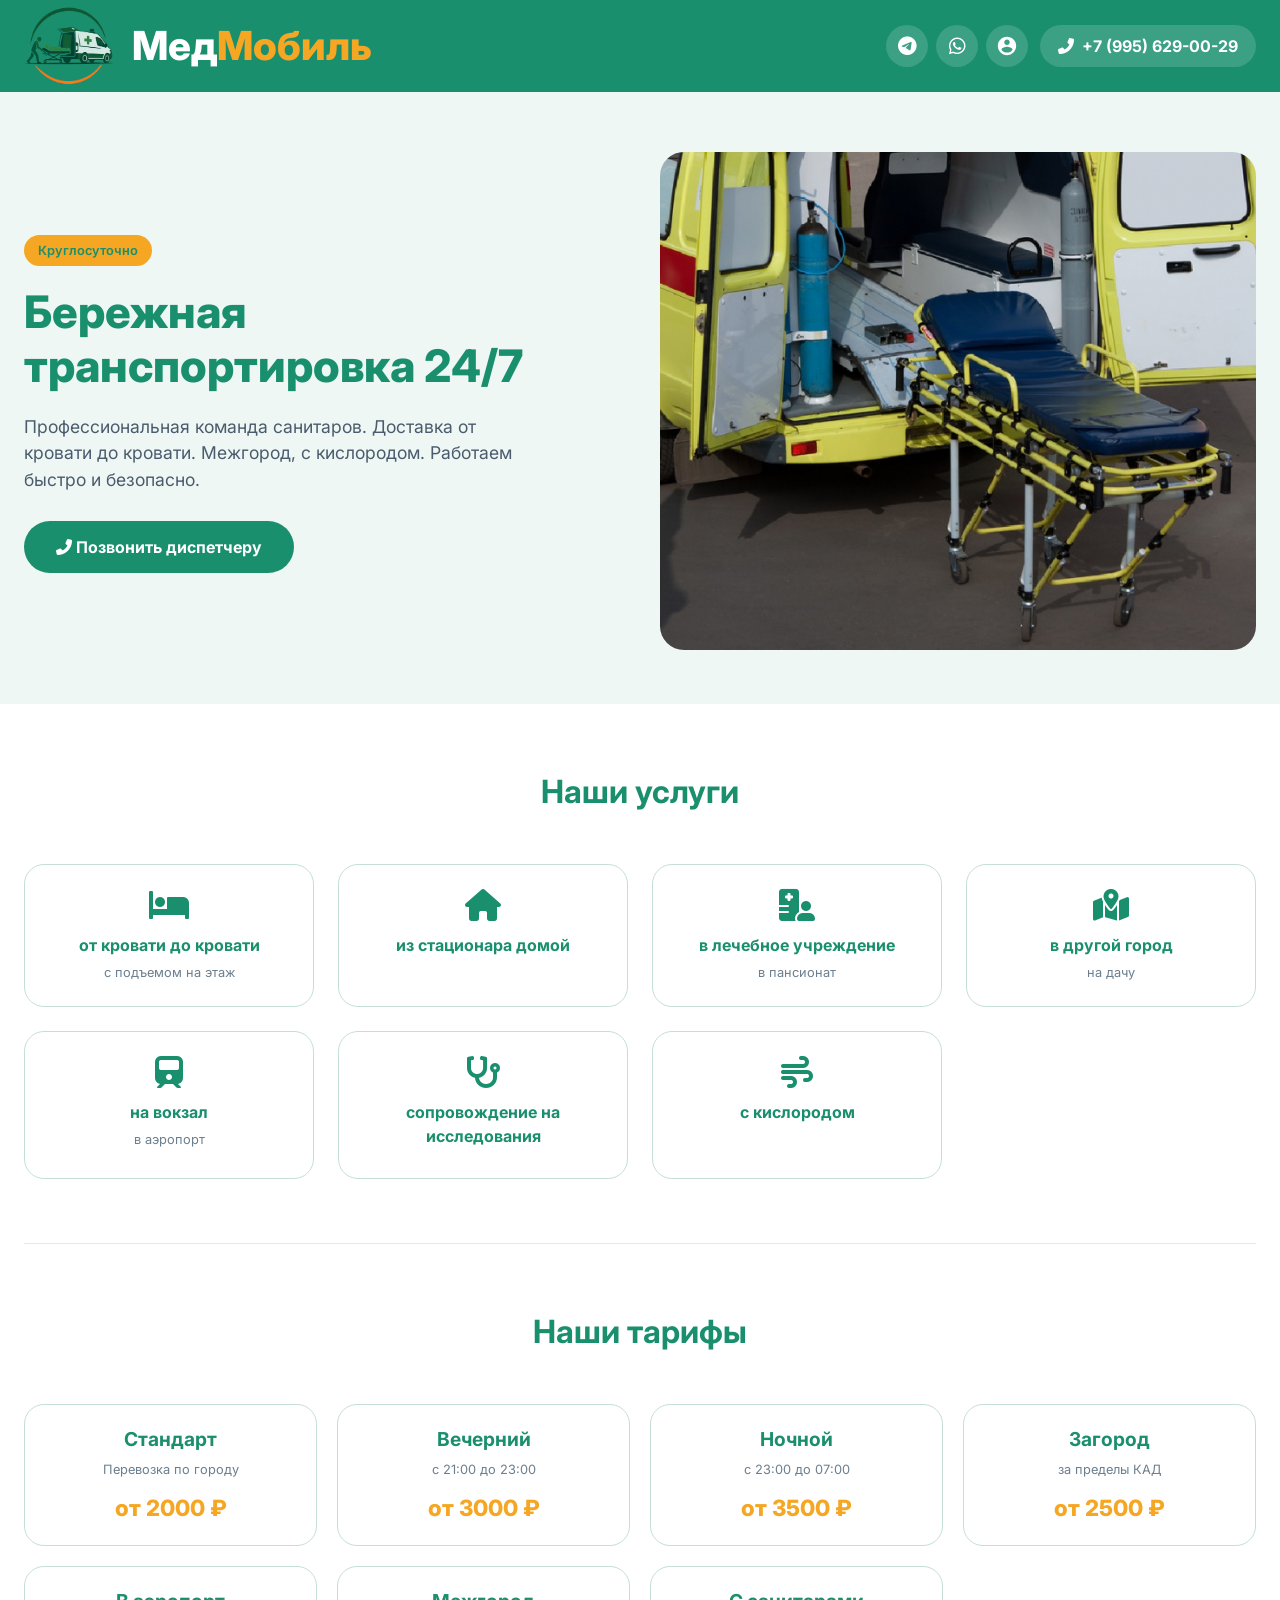
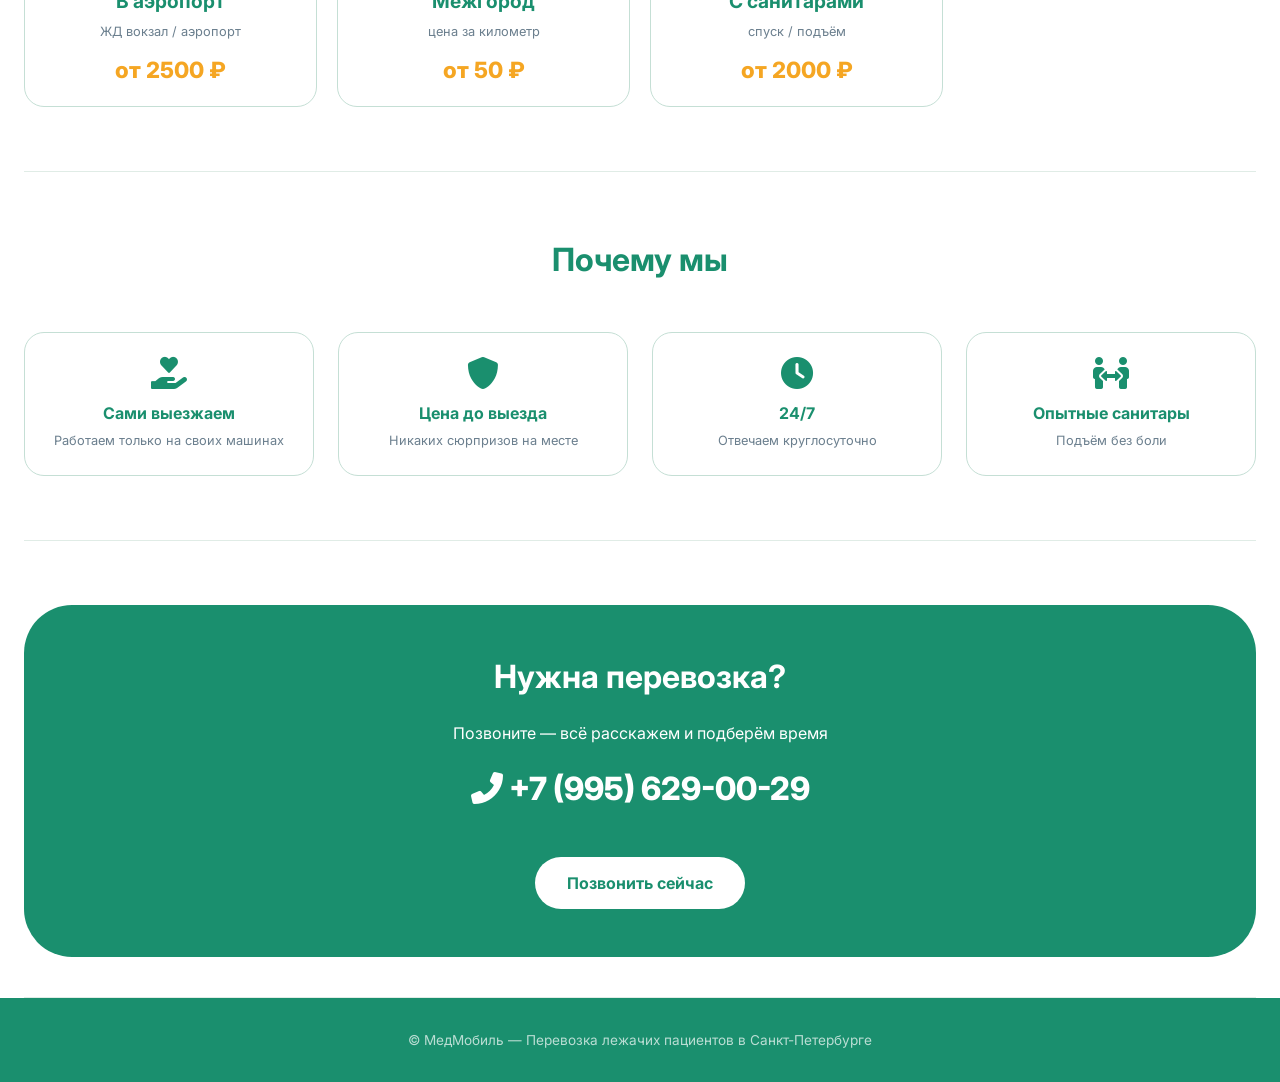
<file: index.html>
<!DOCTYPE html>
<html lang="ru">
<head>
    <meta charset="UTF-8">
    <meta name="viewport" content="width=device-width, initial-scale=1.0, user-scalable=yes">
    <title>МедМобиль - Перевозка лежачих пациентов</title>
    <meta name="description" content="МедМобиль: перевозка лежачих больных. От кровати до кровати, с подъемом, кислородом, межгород. Круглосуточно.">
    <meta name="keywords" content="перевозка лежачих больных, транспортировка пациентов, МедМобиль">
    <link href="https://fonts.googleapis.com/css2?family=Inter:opsz,wght@14..32,300;14..32,400;14..32,500;14..32,600;14..32,700&display=swap" rel="stylesheet">
    <link rel="stylesheet" href="https://cdnjs.cloudflare.com/ajax/libs/font-awesome/6.0.0-beta3/css/all.min.css">
    <link rel="stylesheet" href="style.css">
    <link rel="icon" type="image/png" href="assets/favicon-96x96.png" sizes="96x96" />
    <link rel="icon" type="image/svg+xml" href="assets/favicon.svg" />
    <link rel="shortcut icon" href="assets/favicon.ico" />
    <link rel="apple-touch-icon" sizes="180x180" href="assets/apple-touch-icon.png" />
    <meta name="apple-mobile-web-app-title" content="MyWebSite" />
    <link rel="manifest" href="assets/site.webmanifest" />
</head>
<body>
<header class="header">
    <div class="nav-container">
        <a href="#" class="logo">
            <img src="assets/human.png" alt="МедМобиль" class="logo-img">
            <span class="logo-text">Мед<span>Мобиль</span></span>
        </a>
        <div class="header-contacts">
            <div class="messenger-buttons">
                <a href="https://t.me/vitya_ka80" target="_blank" class="messenger-btn tg" data-tooltip="Telegram">
                    <i class="fab fa-telegram-plane"></i>
                </a>
                <a href="https://wa.me/79312151640" target="_blank" class="messenger-btn wa" data-tooltip="WhatsApp">
                    <i class="fab fa-whatsapp"></i>
                </a>
                <a href="https://max.ru/invite/79312151640" target="_blank" class="messenger-btn max" data-tooltip="MAX">
                    <svg class="max-icon" width="22" height="22" viewBox="0 0 24 24" fill="none" xmlns="http://www.w3.org/2000/svg">
                        <path d="M12 2C6.48 2 2 6.48 2 12s4.48 10 10 10 10-4.48 10-10S17.52 2 12 2zm0 3c1.66 0 3 1.34 3 3s-1.34 3-3 3-3-1.34-3-3 1.34-3 3-3zm0 14.2c-2.5 0-4.71-1.28-6-3.22.03-1.99 4-3.08 6-3.08 1.99 0 5.97 1.09 6 3.08-1.29 1.94-3.5 3.22-6 3.22z" fill="currentColor"/>
                    </svg>
                </a>
            </div>
            <a href="tel:+79956290029" class="phone-link" data-tooltip="Позвонить">
                <i class="fas fa-phone-alt"></i> +7 (995) 629-00-29
            </a>
        </div>
    </div>
</header>

<main>
    <div class="hero">
        <div class="container hero-grid">
            <div class="hero-content">
                <div class="hero-badge">Круглосуточно</div>
                <h1>Бережная транспортировка 24/7</h1>
                <p>Профессиональная команда санитаров. Доставка от кровати до кровати. Межгород, с кислородом. Работаем быстро и безопасно.</p>
                <a href="tel:+79312151640" class="cta-btn"><i class="fas fa-phone-alt"></i> Позвонить диспетчеру</a>
            </div>
            <div class="hero-image">
                <img src="assets/medium_5554-1.jpg" alt="МедМобиль" style="width: 100%; height: 100%; object-fit: cover; border-radius: 24px;">
            </div>
        </div>
    </div>

    <div class="container">
        <section>
            <h2 class="section-title">Наши услуги</h2>
            <div class="services-grid">
                <div class="service-card"><i class="fas fa-bed"></i><h3>от кровати до кровати</h3><p>с подъемом на этаж</p></div>
                <div class="service-card"><i class="fas fa-home"></i><h3>из стационара домой</h3></div>
                <div class="service-card"><i class="fas fa-hospital-user"></i><h3>в лечебное учреждение</h3><p>в пансионат</p></div>
                <div class="service-card"><i class="fas fa-map-marked-alt"></i><h3>в другой город</h3><p>на дачу</p></div>
                <div class="service-card"><i class="fas fa-train"></i><h3>на вокзал</h3><p>в аэропорт</p></div>
                <div class="service-card"><i class="fas fa-stethoscope"></i><h3>сопровождение на исследования</h3></div>
                <div class="service-card"><i class="fas fa-wind"></i><h3>с кислородом</h3></div>
            </div>
        </section>

        <section>
            <h2 class="section-title">Наши тарифы</h2>
            <div class="tariffs-simple">
                <div class="tariff-card">
                    <h3>Стандарт</h3>
                    <p>Перевозка по городу</p>
                    <div class="tariff-price">от 2000 ₽</div>
                </div>
                <div class="tariff-card">
                    <h3>Вечерний</h3>
                    <p>с 21:00 до 23:00</p>
                    <div class="tariff-price">от 3000 ₽</div>
                </div>
                <div class="tariff-card">
                    <h3>Ночной</h3>
                    <p>с 23:00 до 07:00</p>
                    <div class="tariff-price">от 3500 ₽</div>
                </div>
                <div class="tariff-card">
                    <h3>Загород</h3>
                    <p>за пределы КАД</p>
                    <div class="tariff-price">от 2500 ₽</div>
                </div>
                <div class="tariff-card">
                    <h3>В аэропорт</h3>
                    <p>ЖД вокзал / аэропорт</p>
                    <div class="tariff-price">от 2500 ₽</div>
                </div>
                <div class="tariff-card">
                    <h3>Межгород</h3>
                    <p>цена за километр</p>
                    <div class="tariff-price">от 50 ₽</div>
                </div>
                <div class="tariff-card">
                    <h3>С санитарами</h3>
                    <p>спуск / подъём</p>
                    <div class="tariff-price">от 2000 ₽</div>
                </div>
            </div>
        </section>

        <section>
            <h2 class="section-title">Почему мы</h2>
            <div class="services-grid">
                <div class="service-card"><i class="fas fa-hand-holding-heart"></i><h3>Сами выезжаем</h3><p>Работаем только на своих машинах</p></div>
                <div class="service-card"><i class="fas fa-shield-alt"></i><h3>Цена до выезда</h3><p>Никаких сюрпризов на месте</p></div>
                <div class="service-card"><i class="fas fa-clock"></i><h3>24/7</h3><p>Отвечаем круглосуточно</p></div>
                <div class="service-card"><i class="fas fa-people-arrows"></i><h3>Опытные санитары</h3><p>Подъём без боли</p></div>
            </div>
        </section>

        <section style="padding-bottom: 40px;">
            <div class="contact-block">
                <h2>Нужна перевозка?</h2>
                <p>Позвоните — всё расскажем и подберём время</p>
                <div class="contact-phone">
                    <i class="fas fa-phone-alt"></i> 
                    <a href="tel:+79956290029">+7 (995) 629-00-29</a>
                </div>
                <a href="tel:+79956290029" class="cta-btn" style="background: white; color:#1a8f6e; margin-top: 24px;">Позвонить сейчас</a>
            </div>
        </section>
    </div>
</main>

<footer>
    <div class="container">
        <p>© МедМобиль — Перевозка лежачих пациентов в Санкт-Петербурге</p>
    </div>
</footer>
</body>
</html>
</file>
<file: style.css>
* {
    margin: 0;
    padding: 0;
    box-sizing: border-box;
}

body {
    font-family: 'Inter', sans-serif;
    line-height: 1.5;
    color: #1a2a3a;
    background-color: #ffffff;
}

.container {
    max-width: 1280px;
    margin: 0 auto;
    padding: 0 24px;
}

.header {
    background-color: #1a8f6e;
    position: sticky;
    top: 0;
    z-index: 100;
}

.nav-container {
    display: flex;
    justify-content: space-between;
    align-items: center;
    padding: 6px 24px;
    max-width: 1400px;
    margin: 0 auto;
}

/* ЛОГОТИП — ТЕКСТ КРУПНЕЕ, ИКОНКА СЛЕГКА */
.logo {
    display: flex;
    align-items: center;
    gap: 18px;
    text-decoration: none;
}

.logo-img {
    height: 80px;
    width: auto;
    max-width: 90px;
    object-fit: contain;
    display: block;
}

.logo-text {
    font-size: 2.5rem;
    font-weight: 800;
    color: #ffffff;
    font-family: 'Inter', sans-serif;
    white-space: nowrap;
}

.logo-text span {
    color: #f5a623;
}

/* Скрываем старый SVG-логотип */
.ecg-logo {
    display: none;
}

/* Contacts */
.header-contacts {
    display: flex;
    align-items: center;
    gap: 12px;
    flex-wrap: wrap;
}

.messenger-buttons {
    display: flex;
    gap: 8px;
}

.messenger-btn {
    position: relative;
    display: flex;
    align-items: center;
    justify-content: center;
    width: 42px;
    height: 42px;
    border-radius: 50%;
    background: rgba(255,255,255,0.15);
    color: #ffffff;
    text-decoration: none;
    font-size: 1.2rem;
    transition: 0.2s;
}

.messenger-btn:hover {
    background: #f5a623;
    color: #1a8f6e;
}

[data-tooltip] {
    position: relative;
}

[data-tooltip]::after {
    content: attr(data-tooltip);
    position: absolute;
    bottom: -32px;
    left: 50%;
    transform: translateX(-50%);
    background: #1a8f6e;
    color: white;
    font-size: 0.7rem;
    padding: 4px 10px;
    border-radius: 20px;
    white-space: nowrap;
    opacity: 0;
    visibility: hidden;
    transition: 0.2s;
    pointer-events: none;
}

[data-tooltip]:hover::after {
    opacity: 1;
    visibility: visible;
    bottom: -38px;
}

.max-icon {
    width: 22px;
    height: 22px;
}

.phone-link {
    font-weight: 700;
    font-size: 1rem;
    color: #ffffff;
    text-decoration: none;
    display: flex;
    align-items: center;
    gap: 8px;
    background: rgba(255,255,255,0.15);
    padding: 9px 18px;
    border-radius: 40px;
    transition: 0.2s;
}

.phone-link:hover {
    background: #f5a623;
    color: #1a8f6e;
}

/* Hero и остальные секции */
.hero {
    background: #eef7f3;
    padding: 60px 0 48px;
}

.hero-grid {
    display: flex;
    flex-wrap: wrap;
    gap: 40px;
    align-items: center;
    justify-content: space-between;
}

.hero-content {
    flex: 1;
    min-width: 260px;
}

.hero-badge {
    background: #f5a623;
    color: #1a8f6e;
    display: inline-block;
    padding: 6px 14px;
    border-radius: 40px;
    font-size: 0.8rem;
    font-weight: 600;
    margin-bottom: 20px;
}

.hero h1 {
    font-size: 2.8rem;
    font-weight: 800;
    line-height: 1.2;
    margin-bottom: 20px;
    color: #1a8f6e;
}

.hero p {
    font-size: 1.1rem;
    color: #4a5b6e;
    max-width: 520px;
    margin-bottom: 28px;
}

.hero-image {
    flex: 1;
    text-align: center;
    background: transparent;
    padding: 0;
    border: none;
}

.hero-image img {
    max-width: 100%;
    height: auto;
    border-radius: 24px;
}

.cta-btn {
    background-color: #1a8f6e;
    color: white;
    padding: 14px 32px;
    font-weight: 700;
    border-radius: 50px;
    font-size: 1rem;
    display: inline-block;
    text-decoration: none;
    transition: 0.2s;
}

.cta-btn:hover {
    background-color: #0f6e54;
}

section {
    padding: 64px 0;
    border-bottom: 1px solid #e0ece6;
}

.section-title {
    font-size: 2rem;
    font-weight: 700;
    text-align: center;
    margin-bottom: 48px;
    color: #1a8f6e;
}

.services-grid {
    display: grid;
    grid-template-columns: repeat(auto-fit, minmax(240px, 1fr));
    gap: 24px;
}

.service-card {
    background: #ffffff;
    border-radius: 20px;
    padding: 24px 16px;
    text-align: center;
    border: 1px solid #c5dfd5;
    transition: 0.2s;
}

.service-card:hover {
    border-color: #f5a623;
    transform: translateY(-4px);
}

.service-card i {
    font-size: 2rem;
    color: #1a8f6e;
    margin-bottom: 12px;
}

.service-card h3 {
    font-size: 1rem;
    margin-bottom: 6px;
    color: #1a8f6e;
}

.service-card p {
    color: #6b7f8e;
    font-size: 0.8rem;
}

.tariffs-simple {
    display: grid;
    grid-template-columns: repeat(auto-fit, minmax(240px, 1fr));
    gap: 20px;
}

.tariff-card {
    background: #ffffff;
    border-radius: 20px;
    padding: 20px 16px;
    text-align: center;
    border: 1px solid #c5dfd5;
    transition: 0.2s;
}

.tariff-card:hover {
    border-color: #f5a623;
    transform: translateY(-4px);
}

.tariff-card h3 {
    font-size: 1.2rem;
    margin-bottom: 6px;
    color: #1a8f6e;
}

.tariff-card p {
    color: #6b7f8e;
    font-size: 0.8rem;
    margin-bottom: 12px;
}

.tariff-price {
    font-size: 1.4rem;
    font-weight: 800;
    color: #f5a623;
}

.contact-block {
    background: #1a8f6e;
    color: white;
    border-radius: 48px;
    text-align: center;
    padding: 48px 24px;
}

.contact-block h2 {
    font-size: 2rem;
    margin-bottom: 20px;
}

.contact-phone {
    font-size: 2rem;
    font-weight: 800;
    margin: 20px 0;
}

.contact-phone a {
    color: white;
    text-decoration: none;
}

.contact-phone a:hover {
    color: #f5a623;
}

footer {
    background: #1a8f6e;
    color: rgba(255,255,255,0.7);
    padding: 32px 0;
    text-align: center;
    font-size: 0.85rem;
}

/* ========== АДАПТИВ ========== */
@media (max-width: 1200px) {
    .logo-img {
        height: 70px;
        max-width: 78px;
    }
    .logo-text {
        font-size: 2.2rem;
    }
    .logo {
        gap: 15px;
    }
}

@media (max-width: 768px) {
    .hero {
        text-align: center;
    }
    .hero-content {
        text-align: center;
    }
    .hero p {
        margin-left: auto;
        margin-right: auto;
    }
    .hero-image {
        display: none;
    }
    .services-grid {
        grid-template-columns: repeat(2, 1fr);
        gap: 12px;
    }
    .tariffs-simple {
        grid-template-columns: repeat(2, 1fr);
        gap: 12px;
    }
    section {
        padding: 40px 0;
    }
    .section-title {
        font-size: 1.6rem;
        margin-bottom: 24px;
    }
    .nav-container {
        flex-direction: column;
        gap: 12px;
    }
    .header-contacts {
        justify-content: center;
    }
    .container {
        padding: 0 16px;
    }
    .contact-phone {
        font-size: 1.5rem;
    }
    .service-card {
        padding: 16px 12px;
    }
    .service-card i {
        font-size: 1.6rem;
    }
    .service-card h3 {
        font-size: 0.85rem;
    }
    .tariff-card {
        padding: 16px 12px;
    }
    .tariff-card h3 {
        font-size: 1rem;
    }
    .tariff-price {
        font-size: 1.2rem;
    }
    .logo {
        gap: 12px;
    }
    .logo-img {
        height: 55px;
        max-width: 62px;
    }
    .logo-text {
        font-size: 1.8rem;
    }
}

@media (max-width: 480px) {
    .hero h1 {
        font-size: 1.8rem;
    }
    .hero p {
        font-size: 0.95rem;
    }
    .cta-btn {
        padding: 12px 24px;
        font-size: 0.9rem;
    }
    .logo-img {
        height: 45px;
        max-width: 50px;
    }
    .logo-text {
        font-size: 1.5rem;
    }
    .logo {
        gap: 10px;
    }
}
</file>
